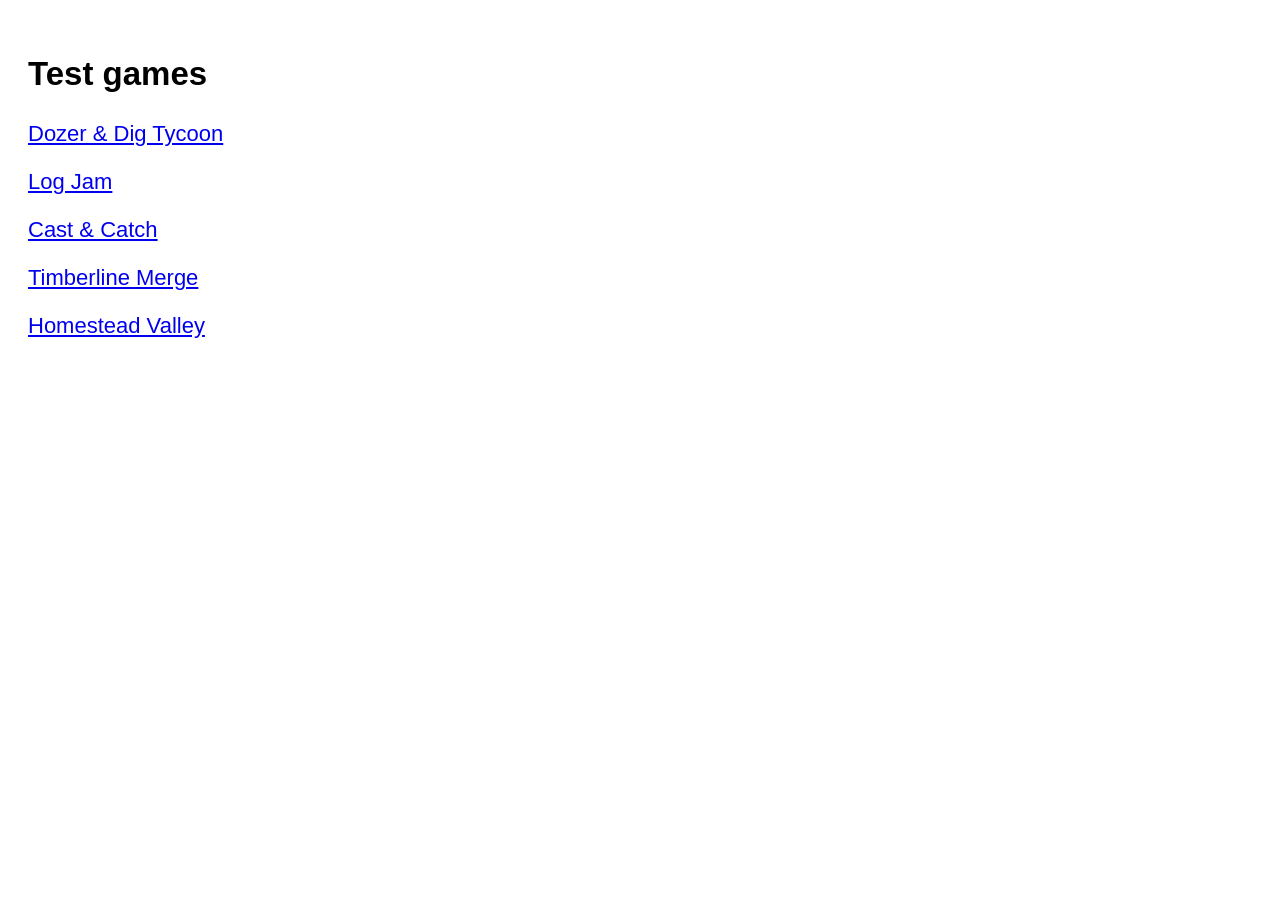
<file: index.html>
<!doctype html><meta name=viewport content="width=device-width,initial-scale=1"><title>Oaks Games</title><body style="font-family:sans-serif;padding:20px;font-size:22px"><h2>Test games</h2><p><a href="dozer-dig/">Dozer &amp; Dig Tycoon</a></p><p><a href="log-jam/">Log Jam</a></p><p><a href="cast-catch/">Cast &amp; Catch</a></p><p><a href="timberline-merge/">Timberline Merge</a></p><p><a href="homestead-valley/">Homestead Valley</a></p></body>
</file>
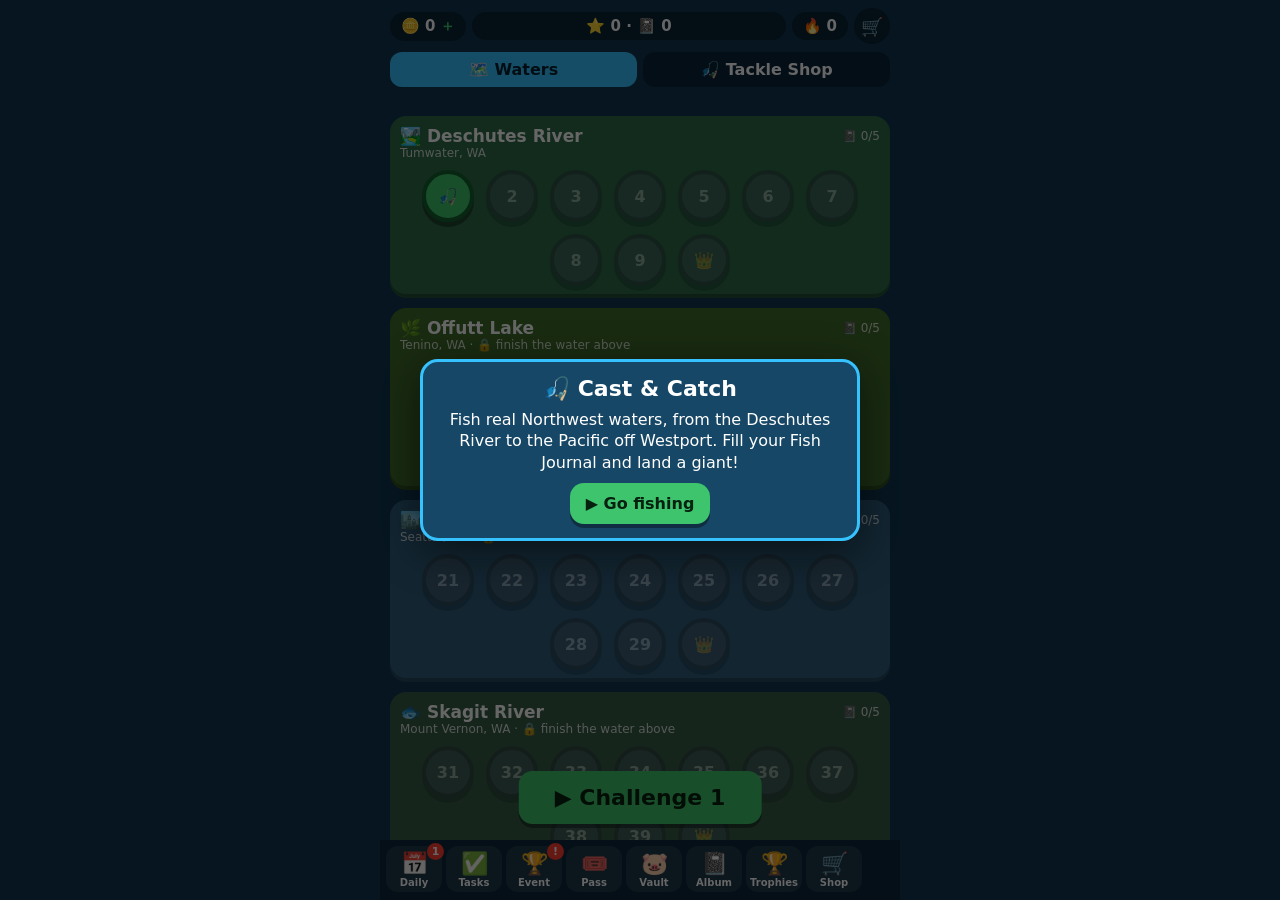
<file: cast-catch/index.html>
<!DOCTYPE html>
<html lang="en"><head>
<meta charset="utf-8">
<meta name="viewport" content="width=device-width,initial-scale=1,maximum-scale=1,user-scalable=no,viewport-fit=cover">
<title>Cast &amp; Catch</title>
<meta name="theme-color" content="#0f3550">
<meta name="apple-mobile-web-app-capable" content="yes">
<meta name="mobile-web-app-capable" content="yes">
<meta name="apple-mobile-web-app-status-bar-style" content="black-translucent">
<meta name="apple-mobile-web-app-title" content="Cast &amp; Catch">
<link rel="stylesheet" href="meta.css">
<link rel="stylesheet" href="game.css">
</head><body>
<script src="meta.js"></script>
<script src="fish.js"></script>
<script src="game.js"></script>
</body></html>
</file>
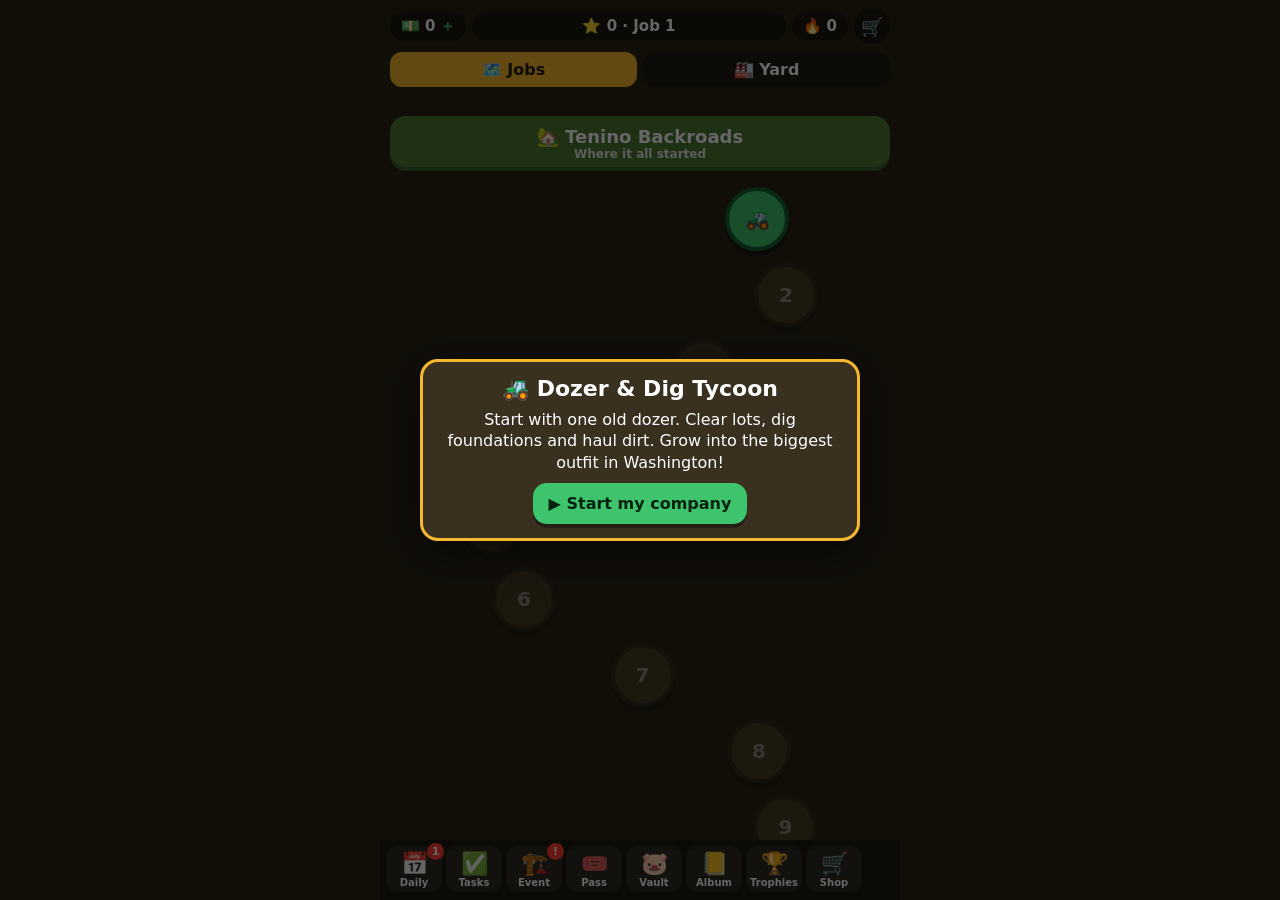
<file: dozer-dig/index.html>
<!DOCTYPE html>
<html lang="en"><head>
<meta charset="utf-8">
<meta name="viewport" content="width=device-width,initial-scale=1,maximum-scale=1,user-scalable=no,viewport-fit=cover">
<title>Dozer &amp; Dig Tycoon</title>
<meta name="theme-color" content="#2b2416">
<meta name="apple-mobile-web-app-capable" content="yes">
<meta name="mobile-web-app-capable" content="yes">
<meta name="apple-mobile-web-app-status-bar-style" content="black-translucent">
<meta name="apple-mobile-web-app-title" content="Dozer &amp; Dig">
<link rel="stylesheet" href="meta.css">
<link rel="stylesheet" href="game.css">
</head><body>
<script src="meta.js"></script>
<script src="game.js"></script>
</body></html>
</file>
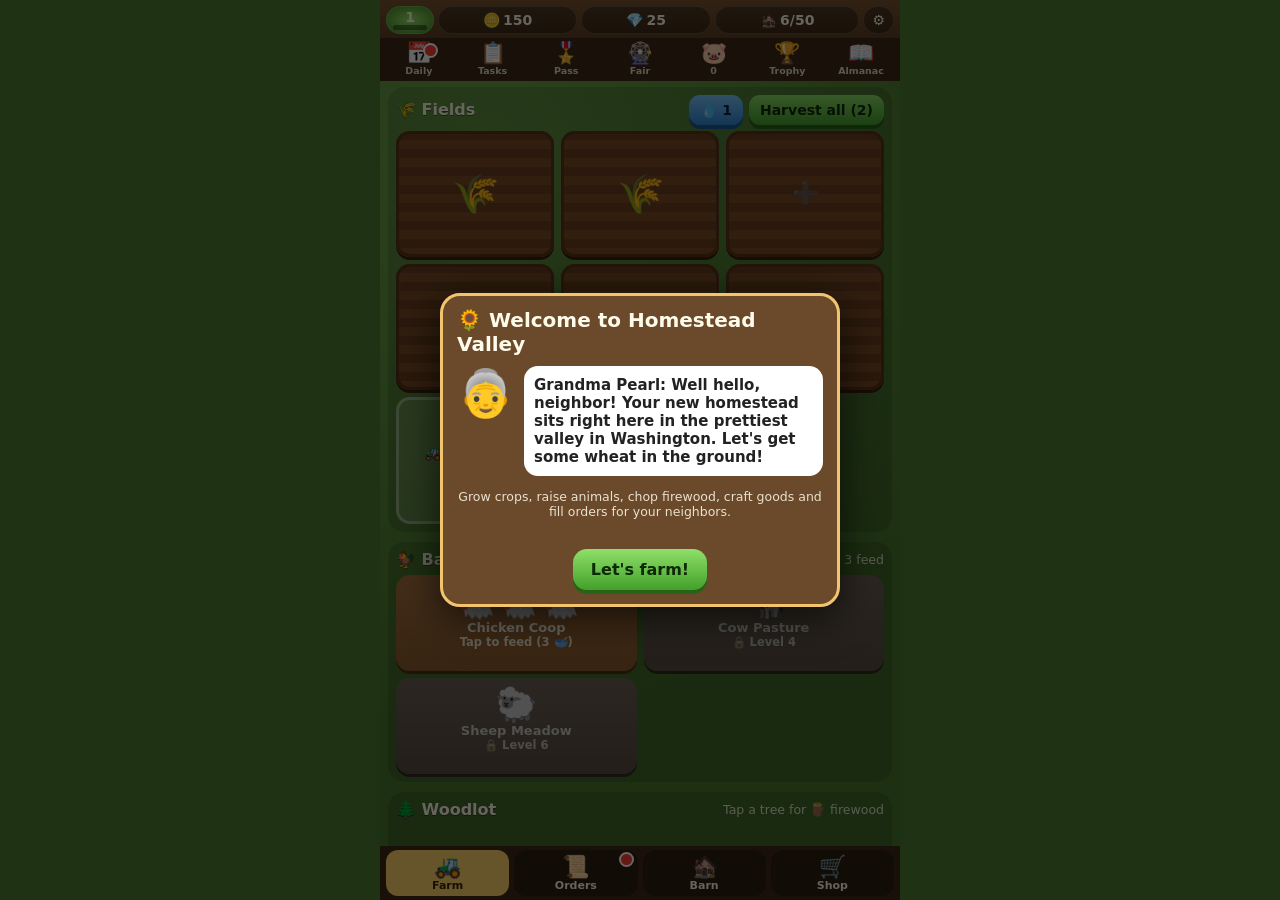
<file: homestead-valley/index.html>
<!DOCTYPE html>
<html lang="en"><head>
<meta charset="utf-8">
<meta name="viewport" content="width=device-width,initial-scale=1,maximum-scale=1,user-scalable=no,viewport-fit=cover">
<title>Homestead Valley</title>
<meta name="theme-color" content="#5b8c3a">
<meta name="apple-mobile-web-app-capable" content="yes">
<meta name="mobile-web-app-capable" content="yes">
<meta name="apple-mobile-web-app-status-bar-style" content="black-translucent">
<meta name="apple-mobile-web-app-title" content="Homestead">
<link rel="icon" href="icon.svg"><link rel="apple-touch-icon" href="icon.svg">
<link rel="stylesheet" href="core.css">
<link rel="stylesheet" href="game.css">
</head><body>
<div id="app">
  <div id="hud">
    <button id="hlvl" class="hp"><b id="lvn">1</b><div class="xpb"><div id="xpf"></div></div></button>
    <button id="hcoin" class="hp">🪙 <span id="cnv">0</span></button>
    <button id="hgem" class="hp">💎 <span id="gmv">0</span></button>
    <button id="hbarn" class="hp">🏚️ <span id="bnv">0</span></button>
    <button id="setbtn" class="hp ic">⚙️</button>
  </div>
  <div id="strip">
    <button id="dailybtn" class="sb">📅<small>Daily</small></button>
    <button id="taskbtn" class="sb">📋<small>Tasks</small></button>
    <button id="passbtn" class="sb">🎖️<small>Pass</small></button>
    <button id="evbtn" class="sb ev">🎡<small>Fair</small></button>
    <button id="vaultbtn" class="sb">🐷<small>0</small></button>
    <button id="achbtn" class="sb">🏆<small>Trophy</small></button>
    <button id="albumbtn" class="sb">📖<small>Almanac</small></button>
  </div>
  <div id="scrFarm" class="scr on"><div id="farm"></div></div>
  <div id="scrOrders" class="scr"><div id="orders"></div></div>
  <div id="nav">
    <button id="navFarm" class="nb on">🚜<small>Farm</small></button>
    <button id="navOrders" class="nb">📜<small>Orders</small></button>
    <button id="navBarn" class="nb">🏚️<small>Barn</small></button>
    <button id="navShop" class="nb">🛒<small>Shop</small></button>
  </div>
</div>
<script src="core.js"></script>
<script src="game.js"></script>
</body></html>
</file>
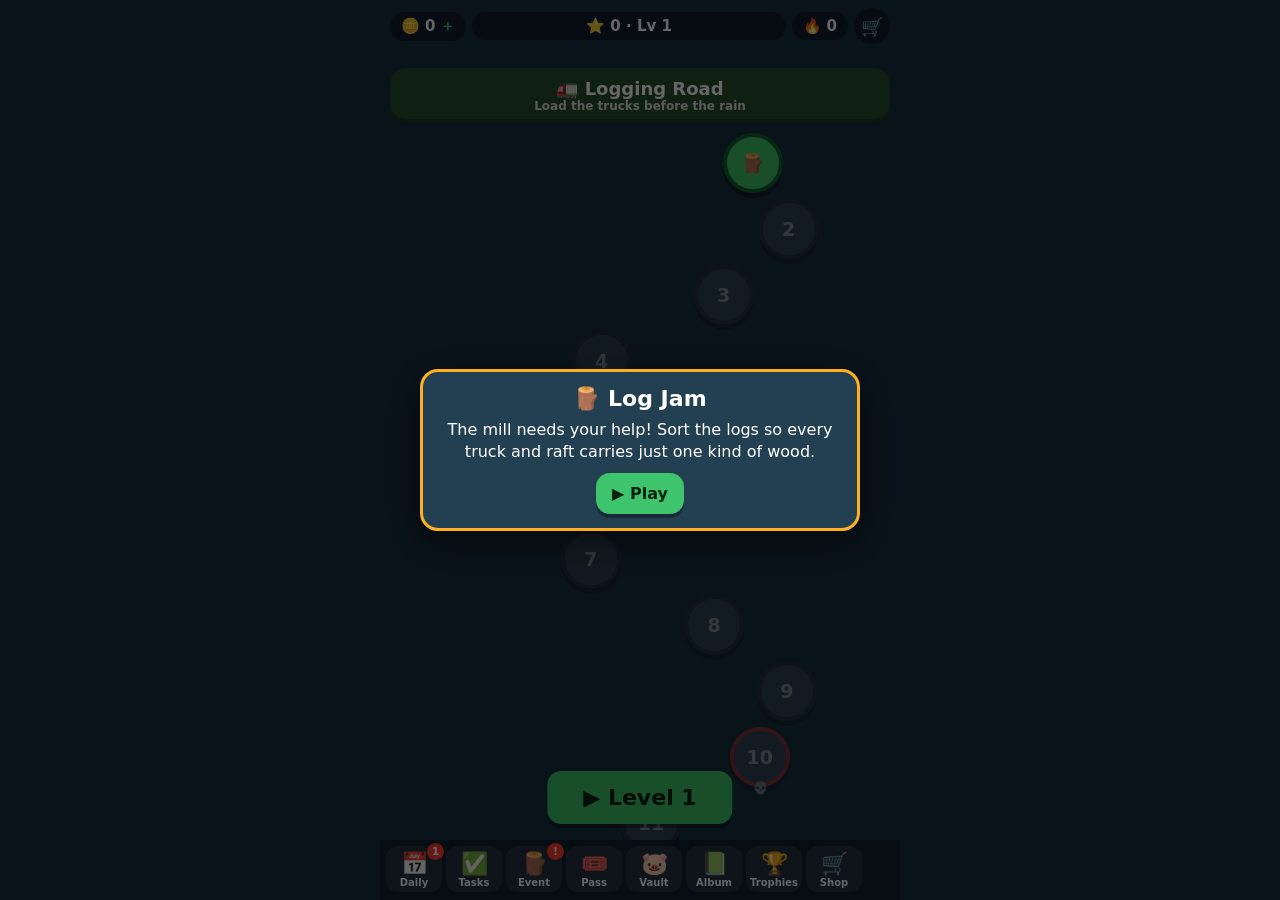
<file: log-jam/index.html>
<!DOCTYPE html>
<html lang="en"><head>
<meta charset="utf-8">
<meta name="viewport" content="width=device-width,initial-scale=1,maximum-scale=1,user-scalable=no,viewport-fit=cover">
<title>Log Jam</title>
<meta name="theme-color" content="#173042">
<meta name="apple-mobile-web-app-capable" content="yes">
<meta name="mobile-web-app-capable" content="yes">
<meta name="apple-mobile-web-app-status-bar-style" content="black-translucent">
<meta name="apple-mobile-web-app-title" content="Log Jam">
<link rel="stylesheet" href="meta.css">
<link rel="stylesheet" href="game.css">
</head><body>
<script src="meta.js"></script>
<script src="solver.js"></script>
<script src="game.js"></script>
</body></html>
</file>
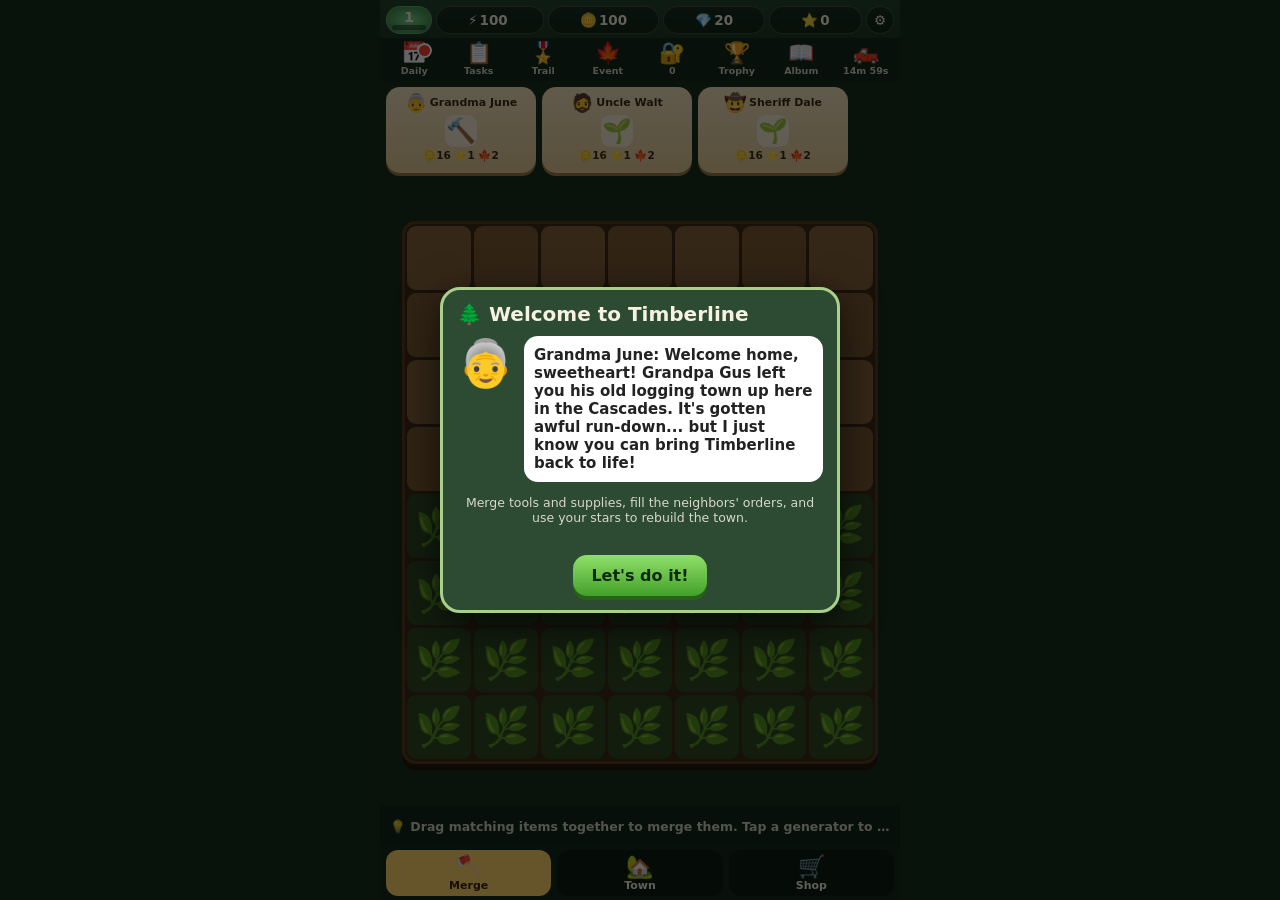
<file: timberline-merge/index.html>
<!DOCTYPE html>
<html lang="en"><head>
<meta charset="utf-8">
<meta name="viewport" content="width=device-width,initial-scale=1,maximum-scale=1,user-scalable=no,viewport-fit=cover">
<title>Timberline Merge</title>
<meta name="theme-color" content="#1d3b2a">
<meta name="apple-mobile-web-app-capable" content="yes">
<meta name="mobile-web-app-capable" content="yes">
<meta name="apple-mobile-web-app-status-bar-style" content="black-translucent">
<meta name="apple-mobile-web-app-title" content="Timberline">
<link rel="icon" href="icon.svg"><link rel="apple-touch-icon" href="icon.svg">
<link rel="stylesheet" href="core.css">
<link rel="stylesheet" href="game.css">
</head><body>
<div id="app">
  <div id="hud">
    <button id="hlvl" class="hp"><b id="lvn">1</b><div class="xpb"><div id="xpf"></div></div></button>
    <button id="hen" class="hp">⚡ <span id="env">100</span><small id="ent"></small></button>
    <button id="hcoin" class="hp">🪙 <span id="cnv">0</span></button>
    <button id="hgem" class="hp">💎 <span id="gmv">0</span></button>
    <button id="hstar" class="hp">⭐ <span id="stv">0</span></button>
    <button id="setbtn" class="hp ic">⚙️</button>
  </div>
  <div id="strip">
    <button id="dailybtn" class="sb">📅<small>Daily</small></button>
    <button id="taskbtn" class="sb">📋<small>Tasks</small></button>
    <button id="passbtn" class="sb">🎖️<small>Trail</small></button>
    <button id="evbtn" class="sb ev">🍁<small>Event</small></button>
    <button id="vaultbtn" class="sb">🔐<small>0</small></button>
    <button id="achbtn" class="sb">🏆<small>Trophy</small></button>
    <button id="albumbtn" class="sb">📖<small>Album</small></button>
    <button id="wagonbtn" class="sb">🛻<small id="wgt">Ready</small></button>
  </div>
  <div id="scrBoard" class="scr on">
    <div id="orders"></div>
    <div id="rbar"></div>
    <div id="boardWrap"><div id="board"></div></div>
    <div id="info"></div>
  </div>
  <div id="scrTown" class="scr">
    <div id="town"></div>
  </div>
  <div id="nav">
    <button id="navBoard" class="nb on">🪓<small>Merge</small></button>
    <button id="navTown" class="nb">🏡<small>Town</small></button>
    <button id="navShop" class="nb">🛒<small>Shop</small></button>
  </div>
</div>
<script src="core.js"></script>
<script src="game.js"></script>
</body></html>
</file>
<file: cast-catch/meta.css>
*{box-sizing:border-box;-webkit-tap-highlight-color:transparent;user-select:none;-webkit-user-select:none}
html,body{margin:0;height:100%;overflow:hidden;overscroll-behavior:none;touch-action:manipulation;-webkit-touch-callout:none;
 font-family:-apple-system,system-ui,"Segoe UI",Roboto,sans-serif;background:var(--bg,#1d2a1d);color:#fff}
button{font:inherit;color:inherit;border:0;cursor:pointer}
#app{position:fixed;inset:0;max-width:520px;margin:0 auto;display:flex;flex-direction:column;
 padding-top:env(safe-area-inset-top);padding-bottom:env(safe-area-inset-bottom)}
#hud{display:flex;align-items:center;gap:6px;padding:8px 10px;z-index:5}
.pill{background:rgba(0,0,0,.35);border-radius:20px;padding:5px 11px;font-weight:800;font-size:15px;display:flex;align-items:center;gap:5px;white-space:nowrap}
.pill.grow{flex:1;justify-content:center;min-width:0;overflow:hidden;text-overflow:ellipsis}
.iconbtn{background:rgba(0,0,0,.35);border-radius:50%;width:36px;height:36px;font-size:18px;display:grid;place-items:center}
#stage{flex:1;position:relative;overflow:hidden}
#dock{display:flex;gap:4px;padding:6px 6px 8px;overflow-x:auto;scrollbar-width:none;z-index:5;background:rgba(0,0,0,.28)}
#dock::-webkit-scrollbar{display:none}
.dk{position:relative;flex:0 0 auto;min-width:56px;background:rgba(255,255,255,.08);border-radius:12px;padding:5px 4px 4px;display:flex;flex-direction:column;align-items:center;font-size:10px;font-weight:700}
.dk b{font-size:22px;line-height:26px}
.badge{position:absolute;top:-3px;right:-2px;background:#ff3b30;color:#fff;border-radius:9px;min-width:17px;height:17px;font-size:11px;display:grid;place-items:center;padding:0 4px;animation:pulse 1s infinite}
@keyframes pulse{50%{transform:scale(1.18)}}
.modalbg{position:fixed;inset:0;background:rgba(0,0,0,.6);z-index:50;display:flex;align-items:center;justify-content:center;padding:14px;animation:fade .15s}
@keyframes fade{from{opacity:0}}
.modal{background:var(--panel,#2c3e2c);border:3px solid var(--accent,#f5b82e);border-radius:18px;width:100%;max-width:440px;max-height:86vh;overflow:auto;padding:14px;animation:pop .25s cubic-bezier(.3,1.6,.5,1);box-shadow:0 10px 40px rgba(0,0,0,.5)}
@keyframes pop{from{transform:scale(.6);opacity:0}}
.modal h2{margin:0 0 8px;text-align:center;font-size:22px}
.modal p{margin:6px 0;line-height:1.35}
.btn{background:var(--accent,#f5b82e);color:#1b1206;font-weight:900;border-radius:14px;padding:11px 16px;font-size:16px;box-shadow:0 4px 0 rgba(0,0,0,.35);transition:transform .08s}
.btn:active{transform:translateY(3px);box-shadow:0 1px 0 rgba(0,0,0,.35)}
.btn.sec{background:#5b6b7a;color:#fff}.btn.green{background:#3ec46d;color:#06210f}.btn.blue{background:#3aa0ff;color:#04182c}
.btn[disabled]{opacity:.45;filter:grayscale(1)}
.row{display:flex;gap:8px;align-items:center}.row.c{justify-content:center}.row.w{flex-wrap:wrap}
.card{background:rgba(0,0,0,.25);border-radius:12px;padding:9px;margin:7px 0}
.bar{height:12px;background:rgba(0,0,0,.4);border-radius:8px;overflow:hidden}.bar i{display:block;height:100%;background:linear-gradient(90deg,#ffd54a,#ff9f1c);border-radius:8px;transition:width .3s}
.cal{display:grid;grid-template-columns:repeat(4,1fr);gap:6px}
.cal div{background:rgba(0,0,0,.3);border-radius:10px;padding:6px 2px;text-align:center;font-size:12px}
.cal div.on{outline:3px solid var(--accent,#f5b82e);animation:pulse 1s infinite}.cal div.done{opacity:.45}
.grid4{display:grid;grid-template-columns:repeat(4,1fr);gap:6px}
.alb{background:rgba(0,0,0,.3);border-radius:10px;padding:6px 2px;text-align:center;font-size:10px;min-height:62px}
.alb b{display:block;font-size:26px}.alb.no{filter:grayscale(1) brightness(.35)}
.small{font-size:12px;opacity:.8}.tc{text-align:center}
.toast{position:fixed;left:50%;top:70px;transform:translateX(-50%);background:rgba(0,0,0,.85);padding:9px 16px;border-radius:20px;font-weight:800;z-index:80;animation:toast 2.2s forwards;pointer-events:none;white-space:nowrap}
@keyframes toast{0%{opacity:0;transform:translate(-50%,-10px)}10%,80%{opacity:1;transform:translate(-50%,0)}100%{opacity:0}}
#fx{position:fixed;left:0;top:0;width:100vw;height:100vh;pointer-events:none;z-index:70}
.tut{position:fixed;inset:0;z-index:90;pointer-events:none}
.tut .bub{position:absolute;left:50%;transform:translateX(-50%);width:min(88vw,400px);background:#fffbe8;color:#2a1a06;border-radius:16px;padding:12px 14px;font-weight:700;pointer-events:auto;box-shadow:0 6px 30px rgba(0,0,0,.5);animation:pop .3s}
.tut .ring{position:absolute;border:4px solid #ffe14a;border-radius:14px;box-shadow:0 0 0 9999px rgba(0,0,0,.45);animation:pulse 1s infinite}
.tut .hand{position:absolute;font-size:34px;animation:tap 0.9s infinite}
@keyframes tap{50%{transform:translate(6px,8px) scale(.9)}}
.shake{animation:shake .35s}@keyframes shake{25%{transform:translateX(-6px)}50%{transform:translateX(6px)}75%{transform:translateX(-3px)}}
.ladder div{display:flex;justify-content:space-between;align-items:center;padding:6px 8px;border-radius:10px;background:rgba(0,0,0,.25);margin:4px 0}
.ladder div.got{background:rgba(62,196,109,.3)}
.passrow{display:grid;grid-template-columns:34px 1fr 1fr;gap:5px;align-items:center;margin:4px 0}
.passrow>div{background:rgba(0,0,0,.28);border-radius:9px;padding:5px;text-align:center;font-size:12px;min-height:34px;display:flex;align-items:center;justify-content:center;gap:4px}
.passrow .got{background:rgba(62,196,109,.35)}.passrow .lock{opacity:.5}
.passrow .ready{outline:2px solid #ffe14a}
.testtag{font-size:11px;background:#ffe14a;color:#222;border-radius:6px;padding:2px 6px;font-weight:900}
</file>
<file: cast-catch/game.css>
.scroll{position:absolute;inset:0;overflow-y:auto;-webkit-overflow-scrolling:touch;padding:6px 10px 30px}
.region{border-radius:16px;padding:10px;margin:10px 0;text-align:center;font-weight:900;font-size:18px;box-shadow:inset 0 -4px 0 rgba(0,0,0,.25)}
.region small{display:block;font-weight:600;font-size:12px;opacity:.85}
.node{position:relative;width:60px;height:60px;border-radius:50%;display:grid;place-items:center;font-weight:900;font-size:19px;margin:6px 0;background:#4b5d6b;border:4px solid #2a3640;box-shadow:0 5px 0 rgba(0,0,0,.35)}
.node.done{background:#e8b53a;border-color:#8a5d10;color:#3b2504}
.node.cur{background:#3ec46d;border-color:#13622f;animation:pulse 1s infinite}
.node.lock{opacity:.45}.node.hard{border-color:#ff3b30}
.node .st{position:absolute;bottom:-12px;font-size:12px;letter-spacing:-2px}
#play{position:absolute;inset:0;display:flex;flex-direction:column}
#ptop{display:flex;align-items:center;gap:6px;padding:0 10px 6px}
#cv{flex:1;width:100%;touch-action:none;display:block}
#boost{display:flex;gap:8px;justify-content:center;padding:6px}
#boost button{position:relative;background:rgba(0,0,0,.35);border-radius:14px;width:62px;height:54px;font-size:24px}
#boost button span{position:absolute;bottom:2px;right:5px;font-size:12px;font-weight:900}
.playbtn{white-space:nowrap;position:absolute;left:50%;bottom:16px;transform:translateX(-50%);font-size:22px;padding:14px 36px;z-index:3}
.tabs{display:flex;gap:6px;padding:0 10px 6px}
.tabs button{flex:1;background:rgba(0,0,0,.3);border-radius:12px;padding:8px;font-weight:900}
.tabs button.on{background:var(--accent);color:#04202f}
.loc{border-radius:16px;padding:10px;margin:10px 0;box-shadow:inset 0 -4px 0 rgba(0,0,0,.25)}
.loc .nodes{display:flex;flex-wrap:wrap;gap:8px;justify-content:center;margin-top:8px}
.loc .node{width:52px;height:52px;font-size:16px;margin:2px}
.fishcard{text-align:center}.fishcard canvas{width:220px;height:110px}
.lb div{display:flex;justify-content:space-between;padding:5px 8px;border-radius:8px;background:rgba(0,0,0,.25);margin:3px 0}
.lb div.me{background:rgba(255,176,32,.35);font-weight:900}
</file>
<file: dozer-dig/meta.css>
*{box-sizing:border-box;-webkit-tap-highlight-color:transparent;user-select:none;-webkit-user-select:none}
html,body{margin:0;height:100%;overflow:hidden;overscroll-behavior:none;touch-action:manipulation;-webkit-touch-callout:none;
 font-family:-apple-system,system-ui,"Segoe UI",Roboto,sans-serif;background:var(--bg,#1d2a1d);color:#fff}
button{font:inherit;color:inherit;border:0;cursor:pointer}
#app{position:fixed;inset:0;max-width:520px;margin:0 auto;display:flex;flex-direction:column;
 padding-top:env(safe-area-inset-top);padding-bottom:env(safe-area-inset-bottom)}
#hud{display:flex;align-items:center;gap:6px;padding:8px 10px;z-index:5}
.pill{background:rgba(0,0,0,.35);border-radius:20px;padding:5px 11px;font-weight:800;font-size:15px;display:flex;align-items:center;gap:5px;white-space:nowrap}
.pill.grow{flex:1;justify-content:center;min-width:0;overflow:hidden;text-overflow:ellipsis}
.iconbtn{background:rgba(0,0,0,.35);border-radius:50%;width:36px;height:36px;font-size:18px;display:grid;place-items:center}
#stage{flex:1;position:relative;overflow:hidden}
#dock{display:flex;gap:4px;padding:6px 6px 8px;overflow-x:auto;scrollbar-width:none;z-index:5;background:rgba(0,0,0,.28)}
#dock::-webkit-scrollbar{display:none}
.dk{position:relative;flex:0 0 auto;min-width:56px;background:rgba(255,255,255,.08);border-radius:12px;padding:5px 4px 4px;display:flex;flex-direction:column;align-items:center;font-size:10px;font-weight:700}
.dk b{font-size:22px;line-height:26px}
.badge{position:absolute;top:-3px;right:-2px;background:#ff3b30;color:#fff;border-radius:9px;min-width:17px;height:17px;font-size:11px;display:grid;place-items:center;padding:0 4px;animation:pulse 1s infinite}
@keyframes pulse{50%{transform:scale(1.18)}}
.modalbg{position:fixed;inset:0;background:rgba(0,0,0,.6);z-index:50;display:flex;align-items:center;justify-content:center;padding:14px;animation:fade .15s}
@keyframes fade{from{opacity:0}}
.modal{background:var(--panel,#2c3e2c);border:3px solid var(--accent,#f5b82e);border-radius:18px;width:100%;max-width:440px;max-height:86vh;overflow:auto;padding:14px;animation:pop .25s cubic-bezier(.3,1.6,.5,1);box-shadow:0 10px 40px rgba(0,0,0,.5)}
@keyframes pop{from{transform:scale(.6);opacity:0}}
.modal h2{margin:0 0 8px;text-align:center;font-size:22px}
.modal p{margin:6px 0;line-height:1.35}
.btn{background:var(--accent,#f5b82e);color:#1b1206;font-weight:900;border-radius:14px;padding:11px 16px;font-size:16px;box-shadow:0 4px 0 rgba(0,0,0,.35);transition:transform .08s}
.btn:active{transform:translateY(3px);box-shadow:0 1px 0 rgba(0,0,0,.35)}
.btn.sec{background:#5b6b7a;color:#fff}.btn.green{background:#3ec46d;color:#06210f}.btn.blue{background:#3aa0ff;color:#04182c}
.btn[disabled]{opacity:.45;filter:grayscale(1)}
.row{display:flex;gap:8px;align-items:center}.row.c{justify-content:center}.row.w{flex-wrap:wrap}
.card{background:rgba(0,0,0,.25);border-radius:12px;padding:9px;margin:7px 0}
.bar{height:12px;background:rgba(0,0,0,.4);border-radius:8px;overflow:hidden}.bar i{display:block;height:100%;background:linear-gradient(90deg,#ffd54a,#ff9f1c);border-radius:8px;transition:width .3s}
.cal{display:grid;grid-template-columns:repeat(4,1fr);gap:6px}
.cal div{background:rgba(0,0,0,.3);border-radius:10px;padding:6px 2px;text-align:center;font-size:12px}
.cal div.on{outline:3px solid var(--accent,#f5b82e);animation:pulse 1s infinite}.cal div.done{opacity:.45}
.grid4{display:grid;grid-template-columns:repeat(4,1fr);gap:6px}
.alb{background:rgba(0,0,0,.3);border-radius:10px;padding:6px 2px;text-align:center;font-size:10px;min-height:62px}
.alb b{display:block;font-size:26px}.alb.no{filter:grayscale(1) brightness(.35)}
.small{font-size:12px;opacity:.8}.tc{text-align:center}
.toast{position:fixed;left:50%;top:70px;transform:translateX(-50%);background:rgba(0,0,0,.85);padding:9px 16px;border-radius:20px;font-weight:800;z-index:80;animation:toast 2.2s forwards;pointer-events:none;white-space:nowrap}
@keyframes toast{0%{opacity:0;transform:translate(-50%,-10px)}10%,80%{opacity:1;transform:translate(-50%,0)}100%{opacity:0}}
#fx{position:fixed;left:0;top:0;width:100vw;height:100vh;pointer-events:none;z-index:70}
.tut{position:fixed;inset:0;z-index:90;pointer-events:none}
.tut .bub{position:absolute;left:50%;transform:translateX(-50%);width:min(88vw,400px);background:#fffbe8;color:#2a1a06;border-radius:16px;padding:12px 14px;font-weight:700;pointer-events:auto;box-shadow:0 6px 30px rgba(0,0,0,.5);animation:pop .3s}
.tut .ring{position:absolute;border:4px solid #ffe14a;border-radius:14px;box-shadow:0 0 0 9999px rgba(0,0,0,.45);animation:pulse 1s infinite}
.tut .hand{position:absolute;font-size:34px;animation:tap 0.9s infinite}
@keyframes tap{50%{transform:translate(6px,8px) scale(.9)}}
.shake{animation:shake .35s}@keyframes shake{25%{transform:translateX(-6px)}50%{transform:translateX(6px)}75%{transform:translateX(-3px)}}
.ladder div{display:flex;justify-content:space-between;align-items:center;padding:6px 8px;border-radius:10px;background:rgba(0,0,0,.25);margin:4px 0}
.ladder div.got{background:rgba(62,196,109,.3)}
.passrow{display:grid;grid-template-columns:34px 1fr 1fr;gap:5px;align-items:center;margin:4px 0}
.passrow>div{background:rgba(0,0,0,.28);border-radius:9px;padding:5px;text-align:center;font-size:12px;min-height:34px;display:flex;align-items:center;justify-content:center;gap:4px}
.passrow .got{background:rgba(62,196,109,.35)}.passrow .lock{opacity:.5}
.passrow .ready{outline:2px solid #ffe14a}
.testtag{font-size:11px;background:#ffe14a;color:#222;border-radius:6px;padding:2px 6px;font-weight:900}
</file>
<file: dozer-dig/game.css>
.tabs{display:flex;gap:6px;padding:0 10px 6px}
.tabs button{flex:1;background:rgba(0,0,0,.3);border-radius:12px;padding:8px;font-weight:900}
.tabs button.on{background:var(--accent);color:#231a05}
.scroll{position:absolute;inset:0;overflow-y:auto;-webkit-overflow-scrolling:touch;padding:6px 10px 30px}
.region{border-radius:16px;padding:10px;margin:10px 0;text-align:center;font-weight:900;font-size:18px;box-shadow:inset 0 -4px 0 rgba(0,0,0,.25)}
.region small{display:block;font-weight:600;font-size:12px;opacity:.85}
.node{position:relative;width:64px;height:64px;border-radius:50%;display:grid;place-items:center;font-weight:900;font-size:20px;margin:6px 0;background:#6b5a3a;border:4px solid #3e3220;box-shadow:0 5px 0 rgba(0,0,0,.35)}
.node.done{background:#e8b53a;border-color:#8a5d10;color:#3b2504}
.node.cur{background:#3ec46d;border-color:#13622f;animation:pulse 1s infinite}
.node.lock{opacity:.45}
.node .st{position:absolute;bottom:-12px;font-size:12px;letter-spacing:-2px}
.mach{display:flex;gap:8px;align-items:center}
.mach .ic{font-size:34px;width:46px;text-align:center}
.bank{background:linear-gradient(#4e3b17,#2f240e);border:3px solid var(--accent);border-radius:16px;padding:10px;text-align:center}
#job{position:absolute;inset:0;display:flex;flex-direction:column}
#jobtop{display:flex;align-items:center;gap:6px;padding:0 10px 6px}
#cv{flex:1;width:100%;touch-action:none;display:block}
#boost{display:flex;gap:8px;justify-content:center;padding:6px}
#boost button{position:relative;background:rgba(0,0,0,.35);border-radius:14px;width:62px;height:54px;font-size:24px}
#boost button span{position:absolute;bottom:2px;right:5px;font-size:12px;font-weight:900}
</file>
<file: homestead-valley/core.css>
*{box-sizing:border-box;-webkit-tap-highlight-color:transparent;user-select:none;-webkit-user-select:none;-webkit-touch-callout:none}
html,body{margin:0;height:100%;background:var(--bg);color:var(--ink);font-family:-apple-system,system-ui,"Segoe UI",Roboto,sans-serif;overflow:hidden;touch-action:manipulation;overscroll-behavior:none}
button{font-family:inherit}
#app{position:fixed;inset:0;max-width:520px;margin:0 auto;display:flex;flex-direction:column;background:var(--bg)}
.btn{background:linear-gradient(var(--b1),var(--b2));color:var(--bink);border:none;border-radius:14px;padding:11px 18px;font-weight:800;font-size:16px;box-shadow:0 4px 0 var(--b3);cursor:pointer;white-space:nowrap}
.btn:active{transform:translateY(3px);box-shadow:0 1px 0 var(--b3)}
.btn.g{background:linear-gradient(#8fe06a,#43a02a);color:#0d2a05;box-shadow:0 4px 0 #276316}
.btn.b{background:linear-gradient(#7cc7ff,#2f86d6);color:#04203a;box-shadow:0 4px 0 #1b5a94}
.btn.s{padding:7px 11px;font-size:14px;border-radius:11px}
.btn[disabled]{filter:grayscale(1) brightness(.75);pointer-events:none}
.small{font-size:12.5px;opacity:.85}
.center{text-align:center}
.grow{flex:1;min-width:0}
.gold{color:#ffd34d;font-weight:800}
.dim{opacity:.55}
.tick{color:#7bed9f;font-weight:900}
#toast{position:fixed;left:50%;top:calc(70px + env(safe-area-inset-top));transform:translate(-50%,-20px);background:#000c;color:#fff;padding:10px 16px;border-radius:14px;font-weight:700;font-size:14px;z-index:90;opacity:0;transition:.25s;pointer-events:none;max-width:90vw;text-align:center}
#toast.on{opacity:1;transform:translate(-50%,0)}
.mback{position:fixed;inset:0;background:#0009;z-index:70;display:flex;align-items:center;justify-content:center;opacity:0;transition:opacity .18s;padding:14px}
.mback.on{opacity:1}
.mbox{background:var(--panel);border:3px solid var(--edge);border-radius:20px;width:100%;max-width:400px;max-height:86vh;display:flex;flex-direction:column;box-shadow:0 10px 40px #000a;transform:scale(.85);transition:transform .2s cubic-bezier(.3,1.6,.6,1)}
.mbox.wide{max-width:480px}
.mback.on .mbox{transform:scale(1)}
.mhead{display:flex;align-items:center;padding:12px 14px 6px}
.mtitle{flex:1;font-weight:900;font-size:20px}
.mx{background:#0003;border:none;color:inherit;width:32px;height:32px;border-radius:50%;font-size:16px}
.mbody{overflow-y:auto;padding:4px 14px 12px;-webkit-overflow-scrolling:touch}
.mbtns{display:flex;gap:10px;justify-content:center;padding:6px 14px 14px}
.row{display:flex;align-items:center;gap:8px;background:#0002;border-radius:12px;padding:8px;margin:6px 0}
.row.bonus{border:2px dashed var(--edge)}
.bar{position:relative;height:16px;background:#0004;border-radius:9px;overflow:hidden;margin-top:4px}
.bar .fill{position:absolute;left:0;top:0;bottom:0;background:linear-gradient(90deg,#7bed9f,#2ecc71);border-radius:9px;transition:width .3s}
.bar span{position:relative;font-size:11px;font-weight:800;padding-left:6px;line-height:16px;text-shadow:0 1px 1px #000}
.chips{display:flex;flex-wrap:wrap;gap:4px;justify-content:center}
.chip{background:#0003;border-radius:10px;padding:3px 7px;font-weight:800;font-size:13px;white-space:nowrap}
.ach{font-size:24px;width:32px;text-align:center}
.cal{display:grid;grid-template-columns:repeat(4,1fr);gap:6px;margin:8px 0}
.calday{background:#0003;border-radius:12px;padding:6px 4px;text-align:center;font-size:12px;position:relative;min-height:62px}
.calday.big{grid-column:span 2;background:#ffd34d33}
.calday.today{outline:3px solid #7bed9f;animation:pulse 1s infinite}
.calday.done{opacity:.5}
.calday .tick{position:absolute;right:5px;top:3px}
.calg{font-weight:800;margin-top:4px}
.passgrid{display:grid;grid-template-columns:40px 1fr 1fr;gap:4px;margin-top:8px}
.ph{font-weight:900;text-align:center}
.pnum{display:flex;align-items:center;justify-content:center;font-weight:900;border-radius:50%;background:#0003;height:40px}
.pnum.on{background:#7bed9f;color:#063}
.pcell{background:#0002;border-radius:10px;padding:4px;text-align:center;font-size:12px;font-weight:700;min-height:40px;display:flex;flex-direction:column;align-items:center;justify-content:center;gap:3px}
.pcell.goldc{background:#ffd34d22}
.pcell.got{opacity:.5}
.offer{display:flex;align-items:center;gap:8px;background:linear-gradient(90deg,#ffd34d33,#ff9f4333);border:2px solid #ffd34d;border-radius:14px;padding:8px;margin:8px 0}
.price{font-size:26px;font-weight:900;margin:8px 0}
.adph{background:#000;color:#fff;border-radius:12px;height:120px;display:flex;flex-direction:column;align-items:center;justify-content:center;font-weight:900;font-size:20px}
.vaultbig{font-size:80px;animation:wob 2s infinite}
.vaultbig.full{animation:wob .5s infinite}
@keyframes wob{0%,100%{transform:rotate(0)}25%{transform:rotate(-6deg)}75%{transform:rotate(6deg)}}
@keyframes pulse{50%{transform:scale(1.06)}}
.shsec{font-weight:900;margin:12px 0 6px;font-size:15px}
.shgrid{display:grid;grid-template-columns:repeat(2,1fr);gap:8px}
.shcard{background:#0003;border-radius:14px;padding:10px 6px;text-align:center;display:flex;flex-direction:column;align-items:center;gap:4px;position:relative}
.shcard.hot{border:2px solid #ffd34d;background:#ffd34d1f}
.shicon{font-size:34px}
.tag{position:absolute;top:-8px;left:50%;transform:translateX(-50%);background:#ff5e57;color:#fff;font-size:10.5px;font-weight:900;padding:2px 7px;border-radius:8px;white-space:nowrap}
.floattx{position:fixed;transform:translate(-50%,-50%);font-weight:900;font-size:20px;pointer-events:none;z-index:65;text-shadow:0 2px 0 #000,0 0 6px #000;animation:floatup 1.1s ease-out forwards}
@keyframes floatup{to{transform:translate(-50%,-140%);opacity:0}}
.flyer{position:fixed;font-size:24px;pointer-events:none;z-index:66}
.bump{animation:bump .3s}
@keyframes bump{50%{transform:scale(1.25)}}
.shake{animation:shake .35s}
@keyframes shake{20%{transform:translateX(-5px)}40%{transform:translateX(5px)}60%{transform:translateX(-4px)}80%{transform:translateX(3px)}}
.dot{position:relative}
.dot::after{content:'';position:absolute;top:2px;right:4px;width:11px;height:11px;border-radius:50%;background:#ff3b30;border:2px solid #fff;animation:pulse 1s infinite}
.coach{position:fixed;inset:0;pointer-events:none;z-index:68}
.cring{position:fixed;border:4px solid #fff;border-radius:14px;box-shadow:0 0 0 2000px #0000004d,0 0 18px #fff;animation:pulse 1s infinite}
.chand{position:fixed;font-size:34px;animation:tapme 1s infinite}
@keyframes tapme{50%{transform:translate(4px,8px)}}
.cbub{position:fixed;width:240px;background:#fff;color:#222;border-radius:14px;padding:10px 12px;font-weight:700;font-size:14.5px;box-shadow:0 4px 18px #0007}
</file>
<file: homestead-valley/game.css>
:root{--bg:#4f7f33;--ink:#fffbea;--panel:#6b4a2b;--edge:#f2c46d;--b1:#ffd36b;--b2:#e59a1c;--b3:#8a5a08;--bink:#3a2205}
#hud{display:flex;gap:4px;align-items:center;padding:calc(6px + env(safe-area-inset-top)) 6px 4px;background:linear-gradient(#7a5530,#5e3f22)}
.hp{background:#0005;border:1px solid #ffffff2a;color:var(--ink);border-radius:16px;padding:5px 8px;font-weight:800;font-size:14px;white-space:nowrap;display:flex;align-items:center;gap:3px;flex:1 1 auto;justify-content:center;min-width:0}
.hp.ic{flex:0 0 auto}
#hlvl{flex:0 0 48px;flex-direction:column;padding:3px 4px;gap:1px;background:radial-gradient(#9be36b,#3f8a22)}
#hlvl b{font-size:14px;line-height:14px}
.xpb{width:34px;height:5px;background:#0006;border-radius:3px;overflow:hidden}
#xpf{height:100%;background:#ffd34d;width:0}
#strip{display:flex;justify-content:space-around;padding:3px 2px;background:#3f2a16}
.sb{background:none;border:none;color:var(--ink);font-size:21px;display:flex;flex-direction:column;align-items:center;width:46px;padding:2px 0;line-height:1}
.sb small{font-size:9.5px;font-weight:700;margin-top:2px;opacity:.85;white-space:nowrap}
.sb.ev{animation:pulse 1.4s infinite}
.scr{display:none;flex:1;flex-direction:column;min-height:0}
.scr.on{display:flex}
#farm,#orders{flex:1;overflow-y:auto;-webkit-overflow-scrolling:touch;padding:6px 8px 20px;background:radial-gradient(circle at 20% 10%,#6fa84a,#4a7a2e 70%)}
.sec{background:#00000022;border-radius:16px;padding:8px;margin-bottom:10px}
.sech{display:flex;align-items:center;gap:6px;margin-bottom:6px}
.sech h3{margin:0;font-size:16px;flex:1;text-shadow:0 1px 0 #0006}
.plots{display:grid;grid-template-columns:repeat(3,1fr);gap:7px}
.plot{aspect-ratio:1.25;border-radius:14px;background:repeating-linear-gradient(0deg,#7a4b26 0 9px,#6a3f1f 9px 18px);box-shadow:inset 0 0 0 3px #5a3418,0 3px 0 #3a210d;display:flex;flex-direction:column;align-items:center;justify-content:center;position:relative;font-size:38px;cursor:pointer}
.plot.ready .em{animation:bob 1s infinite}
.plot.add{background:#ffffff22;box-shadow:inset 0 0 0 3px #ffffff55;font-size:14px;font-weight:800;text-align:center;padding:4px}
@keyframes bob{50%{transform:translateY(-5px) scale(1.08)}}
.plot .pb,.card .pb{position:absolute;left:10%;right:10%;bottom:7px;height:7px;background:#0006;border-radius:4px;overflow:hidden}
.pb i{display:block;height:100%;background:#9cff6a;width:0}
.plot .tm{position:absolute;top:4px;font-size:10.5px;font-weight:800;background:#0007;border-radius:6px;padding:0 4px}
.cards{display:grid;grid-template-columns:repeat(2,1fr);gap:7px}
.card{background:linear-gradient(#a8743f,#8a5a2c);border-radius:14px;padding:8px 6px 16px;text-align:center;position:relative;box-shadow:0 3px 0 #4f3014;cursor:pointer;min-height:96px}
.card.lock{filter:grayscale(.7) brightness(.8)}
.card.ready{background:linear-gradient(#b9e98a,#6fb544);box-shadow:0 3px 0 #2f6a16}
.card.ready .ce{animation:bob 1s infinite}
.card .ce{font-size:34px;line-height:1.1}
.card b{display:block;font-size:13px}
.card .st{font-size:11.5px;font-weight:700;opacity:.9}
.trees{display:flex;gap:6px;justify-content:space-around;flex-wrap:wrap}
.tree{font-size:42px;width:62px;height:70px;display:flex;align-items:flex-end;justify-content:center;position:relative;cursor:pointer}
.tree.stump{font-size:26px;filter:saturate(.6)}
.tree .tm{position:absolute;top:0;font-size:10px;font-weight:800;background:#0007;border-radius:6px;padding:0 4px}
.tree.chop{animation:chop .3s}
@keyframes chop{30%{transform:rotate(-12deg)}60%{transform:rotate(8deg)}}
.ordg{display:grid;grid-template-columns:repeat(2,1fr);gap:8px}
.ord{background:linear-gradient(#fff2cf,#eed39a);color:#3b2a14;border-radius:14px;padding:8px;box-shadow:0 3px 0 #9c7b45;position:relative;display:flex;flex-direction:column;gap:4px}
.ord.ready{background:linear-gradient(#e2fbc9,#b2e78b);box-shadow:0 3px 0 #4f8a2b}
.ord .who{font-weight:800;font-size:12.5px}
.ord .needs{display:flex;flex-wrap:wrap;gap:4px}
.ord .nd{background:#ffffff99;border-radius:8px;padding:2px 5px;font-weight:800;font-size:14px}
.ord .nd.ok{background:#7bed9f}
.ord .rw{font-size:12px;font-weight:800}
.ord .tag2{position:absolute;top:-7px;right:-4px;background:#ff9f43;color:#fff;font-size:10px;font-weight:900;padding:1px 6px;border-radius:7px}
.ord .btns{display:flex;gap:4px;align-items:center}
.ord .btn{font-size:12.5px;padding:5px 9px}
.ord .trash{background:none;border:none;font-size:16px;margin-left:auto}
.truck{font-size:44px;text-align:center;margin:4px 0 8px}
.truck.go{animation:drive 1s ease-in forwards}
@keyframes drive{to{transform:translateX(120vw)}}
#nav{display:flex;padding:4px 6px calc(4px + env(safe-area-inset-bottom));background:#3f2a16;gap:5px}
.nb{flex:1;background:#0004;border:none;color:var(--ink);font-size:22px;border-radius:12px;padding:4px;display:flex;flex-direction:column;align-items:center}
.nb small{font-size:11px;font-weight:800}
.nb.on{background:#ffd36b;color:#3a2205}
.pick{display:grid;grid-template-columns:repeat(3,1fr);gap:8px}
.pk{background:#0003;border-radius:12px;padding:8px 4px;text-align:center;border:2px solid transparent;cursor:pointer}
.pk .e{font-size:32px}
.pk.lock{opacity:.45}
.pk small{display:block;font-size:11px}
.goods{display:grid;grid-template-columns:repeat(4,1fr);gap:6px}
.gd{background:#0003;border-radius:10px;padding:6px 2px;text-align:center;font-size:26px;position:relative}
.gd small{display:block;font-size:11px;font-weight:800}
.gd.no{opacity:.35}
.rec{display:flex;align-items:center;gap:6px;background:#0002;border-radius:12px;padding:6px;margin:5px 0}
.rec .out{font-size:30px}
.rec .ins{font-size:12.5px;font-weight:800}
.rec .ins .bad{color:#ff8a80}
.q{display:flex;gap:6px;flex-wrap:wrap;margin:6px 0}
.qi{background:#0003;border-radius:10px;padding:4px 7px;font-size:22px;position:relative;min-width:46px;text-align:center}
.qi small{display:block;font-size:10px;font-weight:800}
.qi.done{background:#7bed9f66;animation:bob 1s infinite}
.story{display:flex;gap:10px;align-items:flex-start}
.story .av{font-size:46px}
.story .sb2{background:#fff;color:#222;border-radius:14px;padding:10px;font-weight:600;font-size:15px;flex:1}
.lvlbig{font-size:64px;font-weight:900;color:#ffd34d;text-shadow:0 4px 0 #8a5a08}
</file>
<file: log-jam/meta.css>
*{box-sizing:border-box;-webkit-tap-highlight-color:transparent;user-select:none;-webkit-user-select:none}
html,body{margin:0;height:100%;overflow:hidden;overscroll-behavior:none;touch-action:manipulation;-webkit-touch-callout:none;
 font-family:-apple-system,system-ui,"Segoe UI",Roboto,sans-serif;background:var(--bg,#1d2a1d);color:#fff}
button{font:inherit;color:inherit;border:0;cursor:pointer}
#app{position:fixed;inset:0;max-width:520px;margin:0 auto;display:flex;flex-direction:column;
 padding-top:env(safe-area-inset-top);padding-bottom:env(safe-area-inset-bottom)}
#hud{display:flex;align-items:center;gap:6px;padding:8px 10px;z-index:5}
.pill{background:rgba(0,0,0,.35);border-radius:20px;padding:5px 11px;font-weight:800;font-size:15px;display:flex;align-items:center;gap:5px;white-space:nowrap}
.pill.grow{flex:1;justify-content:center;min-width:0;overflow:hidden;text-overflow:ellipsis}
.iconbtn{background:rgba(0,0,0,.35);border-radius:50%;width:36px;height:36px;font-size:18px;display:grid;place-items:center}
#stage{flex:1;position:relative;overflow:hidden}
#dock{display:flex;gap:4px;padding:6px 6px 8px;overflow-x:auto;scrollbar-width:none;z-index:5;background:rgba(0,0,0,.28)}
#dock::-webkit-scrollbar{display:none}
.dk{position:relative;flex:0 0 auto;min-width:56px;background:rgba(255,255,255,.08);border-radius:12px;padding:5px 4px 4px;display:flex;flex-direction:column;align-items:center;font-size:10px;font-weight:700}
.dk b{font-size:22px;line-height:26px}
.badge{position:absolute;top:-3px;right:-2px;background:#ff3b30;color:#fff;border-radius:9px;min-width:17px;height:17px;font-size:11px;display:grid;place-items:center;padding:0 4px;animation:pulse 1s infinite}
@keyframes pulse{50%{transform:scale(1.18)}}
.modalbg{position:fixed;inset:0;background:rgba(0,0,0,.6);z-index:50;display:flex;align-items:center;justify-content:center;padding:14px;animation:fade .15s}
@keyframes fade{from{opacity:0}}
.modal{background:var(--panel,#2c3e2c);border:3px solid var(--accent,#f5b82e);border-radius:18px;width:100%;max-width:440px;max-height:86vh;overflow:auto;padding:14px;animation:pop .25s cubic-bezier(.3,1.6,.5,1);box-shadow:0 10px 40px rgba(0,0,0,.5)}
@keyframes pop{from{transform:scale(.6);opacity:0}}
.modal h2{margin:0 0 8px;text-align:center;font-size:22px}
.modal p{margin:6px 0;line-height:1.35}
.btn{background:var(--accent,#f5b82e);color:#1b1206;font-weight:900;border-radius:14px;padding:11px 16px;font-size:16px;box-shadow:0 4px 0 rgba(0,0,0,.35);transition:transform .08s}
.btn:active{transform:translateY(3px);box-shadow:0 1px 0 rgba(0,0,0,.35)}
.btn.sec{background:#5b6b7a;color:#fff}.btn.green{background:#3ec46d;color:#06210f}.btn.blue{background:#3aa0ff;color:#04182c}
.btn[disabled]{opacity:.45;filter:grayscale(1)}
.row{display:flex;gap:8px;align-items:center}.row.c{justify-content:center}.row.w{flex-wrap:wrap}
.card{background:rgba(0,0,0,.25);border-radius:12px;padding:9px;margin:7px 0}
.bar{height:12px;background:rgba(0,0,0,.4);border-radius:8px;overflow:hidden}.bar i{display:block;height:100%;background:linear-gradient(90deg,#ffd54a,#ff9f1c);border-radius:8px;transition:width .3s}
.cal{display:grid;grid-template-columns:repeat(4,1fr);gap:6px}
.cal div{background:rgba(0,0,0,.3);border-radius:10px;padding:6px 2px;text-align:center;font-size:12px}
.cal div.on{outline:3px solid var(--accent,#f5b82e);animation:pulse 1s infinite}.cal div.done{opacity:.45}
.grid4{display:grid;grid-template-columns:repeat(4,1fr);gap:6px}
.alb{background:rgba(0,0,0,.3);border-radius:10px;padding:6px 2px;text-align:center;font-size:10px;min-height:62px}
.alb b{display:block;font-size:26px}.alb.no{filter:grayscale(1) brightness(.35)}
.small{font-size:12px;opacity:.8}.tc{text-align:center}
.toast{position:fixed;left:50%;top:70px;transform:translateX(-50%);background:rgba(0,0,0,.85);padding:9px 16px;border-radius:20px;font-weight:800;z-index:80;animation:toast 2.2s forwards;pointer-events:none;white-space:nowrap}
@keyframes toast{0%{opacity:0;transform:translate(-50%,-10px)}10%,80%{opacity:1;transform:translate(-50%,0)}100%{opacity:0}}
#fx{position:fixed;left:0;top:0;width:100vw;height:100vh;pointer-events:none;z-index:70}
.tut{position:fixed;inset:0;z-index:90;pointer-events:none}
.tut .bub{position:absolute;left:50%;transform:translateX(-50%);width:min(88vw,400px);background:#fffbe8;color:#2a1a06;border-radius:16px;padding:12px 14px;font-weight:700;pointer-events:auto;box-shadow:0 6px 30px rgba(0,0,0,.5);animation:pop .3s}
.tut .ring{position:absolute;border:4px solid #ffe14a;border-radius:14px;box-shadow:0 0 0 9999px rgba(0,0,0,.45);animation:pulse 1s infinite}
.tut .hand{position:absolute;font-size:34px;animation:tap 0.9s infinite}
@keyframes tap{50%{transform:translate(6px,8px) scale(.9)}}
.shake{animation:shake .35s}@keyframes shake{25%{transform:translateX(-6px)}50%{transform:translateX(6px)}75%{transform:translateX(-3px)}}
.ladder div{display:flex;justify-content:space-between;align-items:center;padding:6px 8px;border-radius:10px;background:rgba(0,0,0,.25);margin:4px 0}
.ladder div.got{background:rgba(62,196,109,.3)}
.passrow{display:grid;grid-template-columns:34px 1fr 1fr;gap:5px;align-items:center;margin:4px 0}
.passrow>div{background:rgba(0,0,0,.28);border-radius:9px;padding:5px;text-align:center;font-size:12px;min-height:34px;display:flex;align-items:center;justify-content:center;gap:4px}
.passrow .got{background:rgba(62,196,109,.35)}.passrow .lock{opacity:.5}
.passrow .ready{outline:2px solid #ffe14a}
.testtag{font-size:11px;background:#ffe14a;color:#222;border-radius:6px;padding:2px 6px;font-weight:900}
</file>
<file: log-jam/game.css>
.scroll{position:absolute;inset:0;overflow-y:auto;-webkit-overflow-scrolling:touch;padding:6px 10px 30px}
.region{border-radius:16px;padding:10px;margin:10px 0;text-align:center;font-weight:900;font-size:18px;box-shadow:inset 0 -4px 0 rgba(0,0,0,.25)}
.region small{display:block;font-weight:600;font-size:12px;opacity:.85}
.node{position:relative;width:60px;height:60px;border-radius:50%;display:grid;place-items:center;font-weight:900;font-size:19px;margin:6px 0;background:#4b5d6b;border:4px solid #2a3640;box-shadow:0 5px 0 rgba(0,0,0,.35)}
.node.done{background:#e8b53a;border-color:#8a5d10;color:#3b2504}
.node.cur{background:#3ec46d;border-color:#13622f;animation:pulse 1s infinite}
.node.lock{opacity:.45}.node.hard{border-color:#ff3b30}
.node .st{position:absolute;bottom:-12px;font-size:12px;letter-spacing:-2px}
#play{position:absolute;inset:0;display:flex;flex-direction:column}
#ptop{display:flex;align-items:center;gap:6px;padding:0 10px 6px}
#cv{flex:1;width:100%;touch-action:none;display:block}
#boost{display:flex;gap:8px;justify-content:center;padding:6px}
#boost button{position:relative;background:rgba(0,0,0,.35);border-radius:14px;width:62px;height:54px;font-size:24px}
#boost button span{position:absolute;bottom:2px;right:5px;font-size:12px;font-weight:900}
.playbtn{white-space:nowrap;position:absolute;left:50%;bottom:16px;transform:translateX(-50%);font-size:22px;padding:14px 36px;z-index:3}
</file>
<file: timberline-merge/core.css>
*{box-sizing:border-box;-webkit-tap-highlight-color:transparent;user-select:none;-webkit-user-select:none;-webkit-touch-callout:none}
html,body{margin:0;height:100%;background:var(--bg);color:var(--ink);font-family:-apple-system,system-ui,"Segoe UI",Roboto,sans-serif;overflow:hidden;touch-action:manipulation;overscroll-behavior:none}
button{font-family:inherit}
#app{position:fixed;inset:0;max-width:520px;margin:0 auto;display:flex;flex-direction:column;background:var(--bg)}
.btn{background:linear-gradient(var(--b1),var(--b2));color:var(--bink);border:none;border-radius:14px;padding:11px 18px;font-weight:800;font-size:16px;box-shadow:0 4px 0 var(--b3);cursor:pointer;white-space:nowrap}
.btn:active{transform:translateY(3px);box-shadow:0 1px 0 var(--b3)}
.btn.g{background:linear-gradient(#8fe06a,#43a02a);color:#0d2a05;box-shadow:0 4px 0 #276316}
.btn.b{background:linear-gradient(#7cc7ff,#2f86d6);color:#04203a;box-shadow:0 4px 0 #1b5a94}
.btn.s{padding:7px 11px;font-size:14px;border-radius:11px}
.btn[disabled]{filter:grayscale(1) brightness(.75);pointer-events:none}
.small{font-size:12.5px;opacity:.85}
.center{text-align:center}
.grow{flex:1;min-width:0}
.gold{color:#ffd34d;font-weight:800}
.dim{opacity:.55}
.tick{color:#7bed9f;font-weight:900}
#toast{position:fixed;left:50%;top:calc(70px + env(safe-area-inset-top));transform:translate(-50%,-20px);background:#000c;color:#fff;padding:10px 16px;border-radius:14px;font-weight:700;font-size:14px;z-index:90;opacity:0;transition:.25s;pointer-events:none;max-width:90vw;text-align:center}
#toast.on{opacity:1;transform:translate(-50%,0)}
.mback{position:fixed;inset:0;background:#0009;z-index:70;display:flex;align-items:center;justify-content:center;opacity:0;transition:opacity .18s;padding:14px}
.mback.on{opacity:1}
.mbox{background:var(--panel);border:3px solid var(--edge);border-radius:20px;width:100%;max-width:400px;max-height:86vh;display:flex;flex-direction:column;box-shadow:0 10px 40px #000a;transform:scale(.85);transition:transform .2s cubic-bezier(.3,1.6,.6,1)}
.mbox.wide{max-width:480px}
.mback.on .mbox{transform:scale(1)}
.mhead{display:flex;align-items:center;padding:12px 14px 6px}
.mtitle{flex:1;font-weight:900;font-size:20px}
.mx{background:#0003;border:none;color:inherit;width:32px;height:32px;border-radius:50%;font-size:16px}
.mbody{overflow-y:auto;padding:4px 14px 12px;-webkit-overflow-scrolling:touch}
.mbtns{display:flex;gap:10px;justify-content:center;padding:6px 14px 14px}
.row{display:flex;align-items:center;gap:8px;background:#0002;border-radius:12px;padding:8px;margin:6px 0}
.row.bonus{border:2px dashed var(--edge)}
.bar{position:relative;height:16px;background:#0004;border-radius:9px;overflow:hidden;margin-top:4px}
.bar .fill{position:absolute;left:0;top:0;bottom:0;background:linear-gradient(90deg,#7bed9f,#2ecc71);border-radius:9px;transition:width .3s}
.bar span{position:relative;font-size:11px;font-weight:800;padding-left:6px;line-height:16px;text-shadow:0 1px 1px #000}
.chips{display:flex;flex-wrap:wrap;gap:4px;justify-content:center}
.chip{background:#0003;border-radius:10px;padding:3px 7px;font-weight:800;font-size:13px;white-space:nowrap}
.ach{font-size:24px;width:32px;text-align:center}
.cal{display:grid;grid-template-columns:repeat(4,1fr);gap:6px;margin:8px 0}
.calday{background:#0003;border-radius:12px;padding:6px 4px;text-align:center;font-size:12px;position:relative;min-height:62px}
.calday.big{grid-column:span 2;background:#ffd34d33}
.calday.today{outline:3px solid #7bed9f;animation:pulse 1s infinite}
.calday.done{opacity:.5}
.calday .tick{position:absolute;right:5px;top:3px}
.calg{font-weight:800;margin-top:4px}
.passgrid{display:grid;grid-template-columns:40px 1fr 1fr;gap:4px;margin-top:8px}
.ph{font-weight:900;text-align:center}
.pnum{display:flex;align-items:center;justify-content:center;font-weight:900;border-radius:50%;background:#0003;height:40px}
.pnum.on{background:#7bed9f;color:#063}
.pcell{background:#0002;border-radius:10px;padding:4px;text-align:center;font-size:12px;font-weight:700;min-height:40px;display:flex;flex-direction:column;align-items:center;justify-content:center;gap:3px}
.pcell.goldc{background:#ffd34d22}
.pcell.got{opacity:.5}
.offer{display:flex;align-items:center;gap:8px;background:linear-gradient(90deg,#ffd34d33,#ff9f4333);border:2px solid #ffd34d;border-radius:14px;padding:8px;margin:8px 0}
.price{font-size:26px;font-weight:900;margin:8px 0}
.adph{background:#000;color:#fff;border-radius:12px;height:120px;display:flex;flex-direction:column;align-items:center;justify-content:center;font-weight:900;font-size:20px}
.vaultbig{font-size:80px;animation:wob 2s infinite}
.vaultbig.full{animation:wob .5s infinite}
@keyframes wob{0%,100%{transform:rotate(0)}25%{transform:rotate(-6deg)}75%{transform:rotate(6deg)}}
@keyframes pulse{50%{transform:scale(1.06)}}
.shsec{font-weight:900;margin:12px 0 6px;font-size:15px}
.shgrid{display:grid;grid-template-columns:repeat(2,1fr);gap:8px}
.shcard{background:#0003;border-radius:14px;padding:10px 6px;text-align:center;display:flex;flex-direction:column;align-items:center;gap:4px;position:relative}
.shcard.hot{border:2px solid #ffd34d;background:#ffd34d1f}
.shicon{font-size:34px}
.tag{position:absolute;top:-8px;left:50%;transform:translateX(-50%);background:#ff5e57;color:#fff;font-size:10.5px;font-weight:900;padding:2px 7px;border-radius:8px;white-space:nowrap}
.floattx{position:fixed;transform:translate(-50%,-50%);font-weight:900;font-size:20px;pointer-events:none;z-index:65;text-shadow:0 2px 0 #000,0 0 6px #000;animation:floatup 1.1s ease-out forwards}
@keyframes floatup{to{transform:translate(-50%,-140%);opacity:0}}
.flyer{position:fixed;font-size:24px;pointer-events:none;z-index:66}
.bump{animation:bump .3s}
@keyframes bump{50%{transform:scale(1.25)}}
.shake{animation:shake .35s}
@keyframes shake{20%{transform:translateX(-5px)}40%{transform:translateX(5px)}60%{transform:translateX(-4px)}80%{transform:translateX(3px)}}
.dot{position:relative}
.dot::after{content:'';position:absolute;top:2px;right:4px;width:11px;height:11px;border-radius:50%;background:#ff3b30;border:2px solid #fff;animation:pulse 1s infinite}
.coach{position:fixed;inset:0;pointer-events:none;z-index:68}
.cring{position:fixed;border:4px solid #fff;border-radius:14px;box-shadow:0 0 0 2000px #0000004d,0 0 18px #fff;animation:pulse 1s infinite}
.chand{position:fixed;font-size:34px;animation:tapme 1s infinite}
@keyframes tapme{50%{transform:translate(4px,8px)}}
.cbub{position:fixed;width:240px;background:#fff;color:#222;border-radius:14px;padding:10px 12px;font-weight:700;font-size:14.5px;box-shadow:0 4px 18px #0007}
</file>
<file: timberline-merge/game.css>
:root{--bg:#16301f;--ink:#f6f1e1;--panel:#2d4a33;--edge:#a8d08d;--b1:#ffd36b;--b2:#e59a1c;--b3:#8a5a08;--bink:#3a2205}
#hud{display:flex;gap:4px;align-items:center;padding:calc(6px + env(safe-area-inset-top)) 6px 4px;background:linear-gradient(#24452f,#1b3825)}
.hp{background:#0005;border:1px solid #ffffff2a;color:var(--ink);border-radius:16px;padding:5px 7px;font-weight:800;font-size:13.5px;white-space:nowrap;display:flex;align-items:center;gap:2px;flex:1 1 auto;justify-content:center;min-width:0}
.hp.ic{flex:0 0 auto}
.hp small{font-size:9px;opacity:.8;margin-left:2px}
#hlvl{flex:0 0 46px;flex-direction:column;padding:3px 4px;gap:1px;background:radial-gradient(#7bd389,#2f7a3e)}
#hlvl b{font-size:14px;line-height:14px}
.xpb{width:34px;height:5px;background:#0006;border-radius:3px;overflow:hidden}
#xpf{height:100%;background:#ffd34d;width:0}
#strip{display:flex;justify-content:space-around;padding:3px 2px;background:#12291a}
.sb{background:none;border:none;color:var(--ink);font-size:21px;display:flex;flex-direction:column;align-items:center;width:44px;padding:2px 0;line-height:1}
.sb small{font-size:9.5px;font-weight:700;margin-top:2px;opacity:.85;white-space:nowrap}
.sb.ev{animation:pulse 1.4s infinite}
.scr{display:none;flex:1;flex-direction:column;min-height:0;position:relative}
.scr.on{display:flex}
#orders{display:flex;gap:6px;padding:6px;overflow-x:auto;min-height:98px;flex:0 0 auto}
.ord{flex:1 0 108px;max-width:150px;background:linear-gradient(#f3e3c0,#e1c995);color:#3b2a14;border-radius:14px;padding:5px 6px;display:flex;flex-direction:column;align-items:center;box-shadow:0 3px 0 #9c7b45;position:relative;transition:transform .2s}
.ord.ready{background:linear-gradient(#d9f7c0,#a6e07f);box-shadow:0 3px 0 #4f8a2b;animation:pulse 1.2s infinite}
.ord.close::before{content:'So close!';position:absolute;top:-7px;right:-4px;background:#ff9f43;color:#fff;font-size:9.5px;font-weight:900;padding:1px 5px;border-radius:7px}
.ord .who{font-size:11px;font-weight:800;display:flex;align-items:center;gap:3px}
.ord .who span{font-size:18px}
.ord .need{display:flex;gap:4px;margin:2px 0}
.ord .ni{font-size:24px;position:relative;width:32px;height:32px;display:flex;align-items:center;justify-content:center;background:#ffffff80;border-radius:9px}
.ord .ni.have::after{content:'✔';position:absolute;right:-3px;bottom:-3px;font-size:11px;background:#2ecc71;color:#fff;border-radius:50%;width:15px;height:15px;display:flex;align-items:center;justify-content:center}
.ord .rw{font-size:10.5px;font-weight:800}
.ord .btn{padding:4px 10px;font-size:12.5px;margin-top:2px}
.ord.out{transform:scale(0) rotate(10deg)}
#rbar{display:none;align-items:center;gap:6px;padding:3px 8px;background:#0003;flex:0 0 auto}
#rbar.on{display:flex}
#rbar .ri{font-size:22px;background:#ffd34d44;border:2px solid #ffd34d;border-radius:10px;width:38px;height:34px;display:flex;align-items:center;justify-content:center;animation:pulse 1.2s infinite}
#boardWrap{flex:1;min-height:0;display:flex;align-items:center;justify-content:center;padding:2px}
#board{display:grid;grid-template-columns:repeat(7,var(--cs));grid-auto-rows:var(--cs);gap:3px;padding:5px;background:#3d2a17;border-radius:14px;box-shadow:inset 0 0 0 3px #5a3d20,0 6px 0 #22170c}
.cell{background:#7b5a34;border-radius:9px;position:relative;display:flex;align-items:center;justify-content:center;font-size:calc(var(--cs)*.62);touch-action:none}
.cell:nth-child(odd){background:#86633b}
.cell.lock{background:#2c4a24!important}
.cell.lock::after{content:'🌿';position:absolute;font-size:calc(var(--cs)*.6);opacity:.9}
.cell .it{line-height:1;transition:transform .12s;pointer-events:none;filter:drop-shadow(0 2px 1px #0006)}
.cell .lv{position:absolute;left:3px;bottom:1px;font-size:9px;font-weight:900;color:#ffeac0;pointer-events:none}
.cell.gen{background:radial-gradient(#ffd98a,#c98b2e)!important;box-shadow:inset 0 0 0 2px #fff6}
.cell.gen .lv{color:#5a3200}
.cell.sel{box-shadow:inset 0 0 0 3px #fff,0 0 12px #fff}
.cell.match{box-shadow:inset 0 0 0 3px #7bed9f}
.cell.want::before{content:'✔';position:absolute;right:2px;top:1px;font-size:10px;color:#7bed9f;font-weight:900}
.cell.pop .it{animation:popin .35s cubic-bezier(.3,1.8,.5,1)}
@keyframes popin{0%{transform:scale(.2)}100%{transform:scale(1)}}
.cell.drag .it{opacity:.25}
#ghost{position:fixed;pointer-events:none;z-index:50;transform:translate(-50%,-60%) scale(1.25);font-size:40px;filter:drop-shadow(0 6px 4px #0008)}
#info{flex:0 0 40px;display:flex;align-items:center;gap:8px;padding:0 10px;font-size:13px;font-weight:700;background:#0003}
#info .grow{overflow:hidden;text-overflow:ellipsis;white-space:nowrap}
#nav{display:flex;padding:4px 6px calc(4px + env(safe-area-inset-bottom));background:#12291a;gap:6px}
.nb{flex:1;background:#0004;border:none;color:var(--ink);font-size:22px;border-radius:12px;padding:4px;display:flex;flex-direction:column;align-items:center}
.nb small{font-size:11px;font-weight:800}
.nb.on{background:#ffd36b;color:#3a2205}
#town{flex:1;overflow-y:auto;-webkit-overflow-scrolling:touch}
.scene{position:relative;height:230px;margin:8px;border-radius:18px;overflow:hidden;background:linear-gradient(#8fd3f4 0%,#c9ecff 55%,#6aa84f 56%,#3f7d34 100%)}
.scene .mtn{position:absolute;bottom:44%;font-size:70px;opacity:.6}
.scene .bld{position:absolute;left:50%;bottom:18%;transform:translateX(-50%);font-size:96px;transition:filter .6s,transform .6s}
.scene .dec{position:absolute;font-size:30px}
.scene .ttl{position:absolute;left:0;right:0;top:6px;text-align:center;font-weight:900;color:#1d3b2a;text-shadow:0 1px 0 #fff}
.scene .sp{position:absolute;font-size:22px;animation:twinkle 1.5s infinite}
@keyframes twinkle{50%{opacity:.2;transform:scale(.6)}}
.tsec{margin:8px;background:#0002;border-radius:14px;padding:8px}
.tsec h3{margin:2px 4px 6px;font-size:16px}
.album{display:grid;grid-template-columns:repeat(4,1fr);gap:6px}
.alb{background:#0003;border-radius:10px;padding:6px 2px;text-align:center;font-size:28px}
.alb small{display:block;font-size:10px;font-weight:700}
.alb.no{filter:brightness(0) opacity(.35)}
.story{display:flex;gap:10px;align-items:flex-start}
.story .av{font-size:46px}
.story .sb2{background:#fff;color:#222;border-radius:14px;padding:10px;font-weight:600;font-size:15px;flex:1}
.lvlbig{font-size:64px;font-weight:900;color:#ffd34d;text-shadow:0 4px 0 #8a5a08}
</file>
